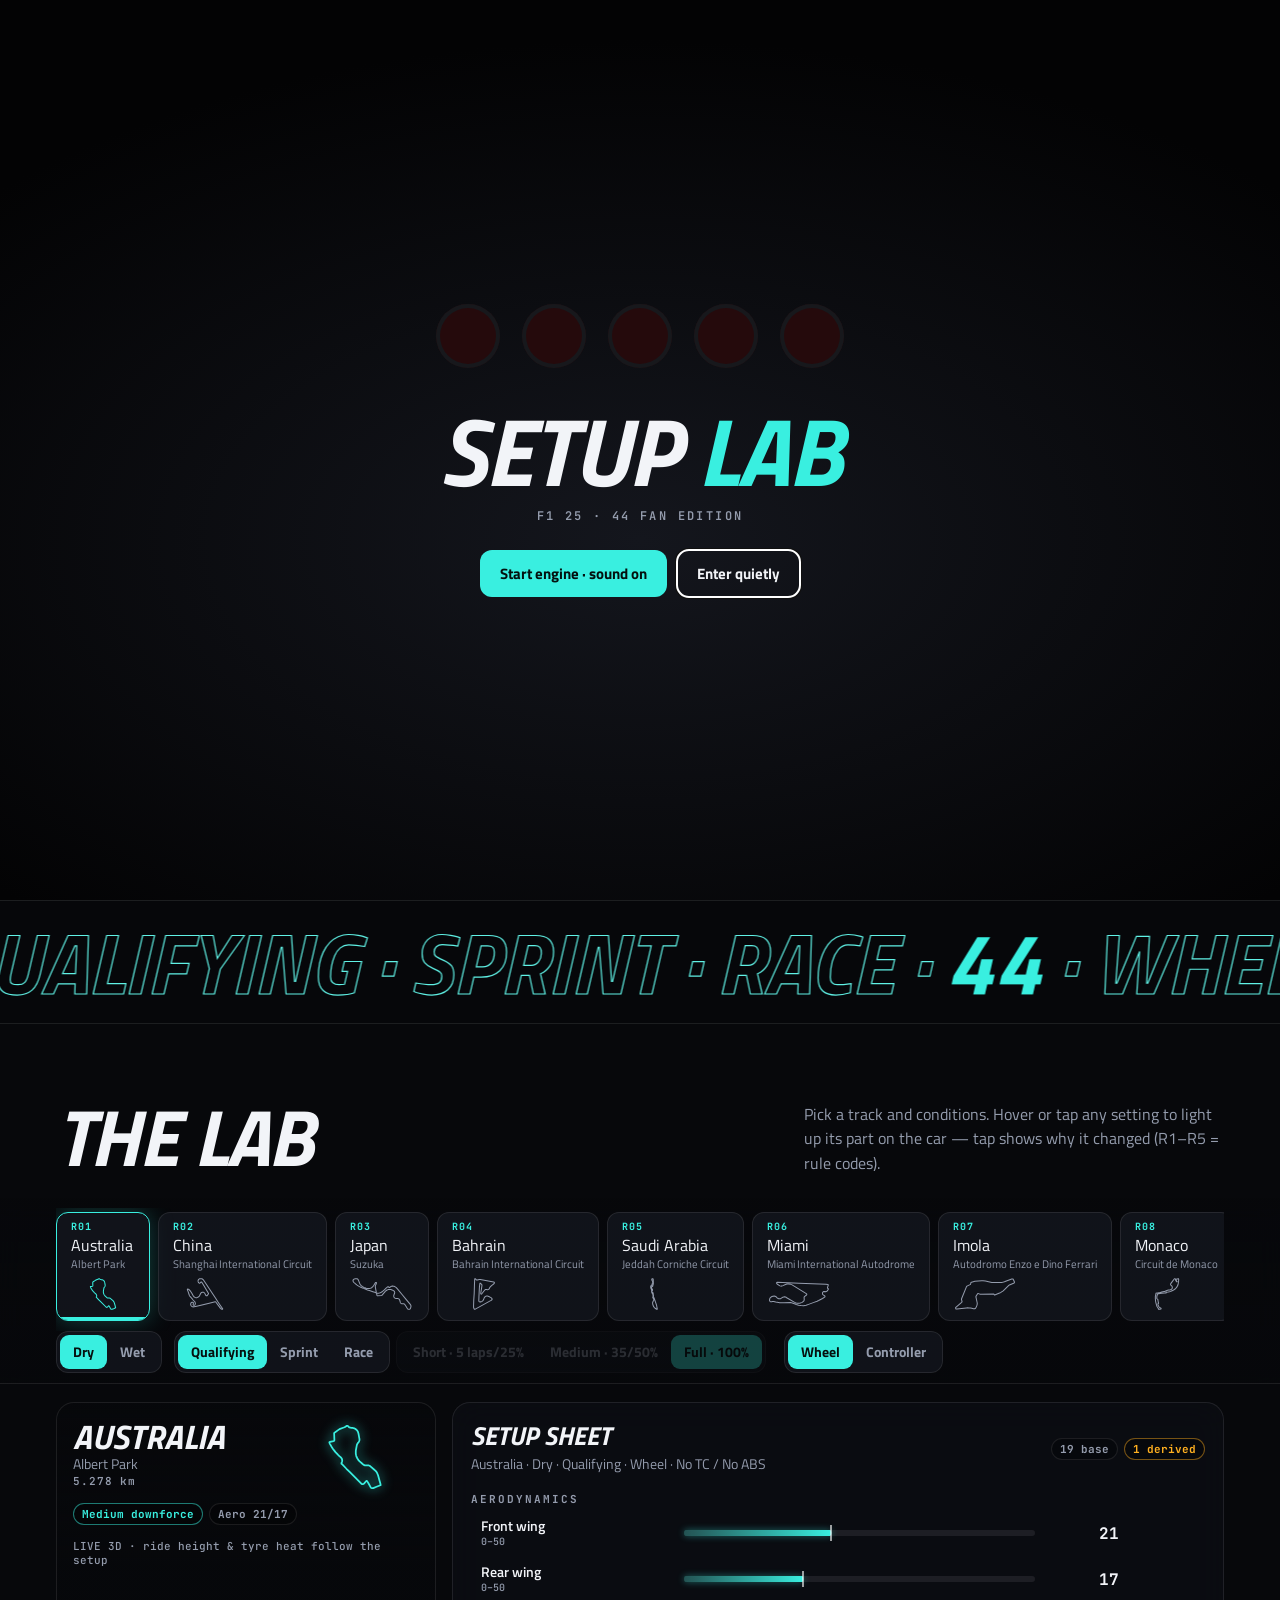
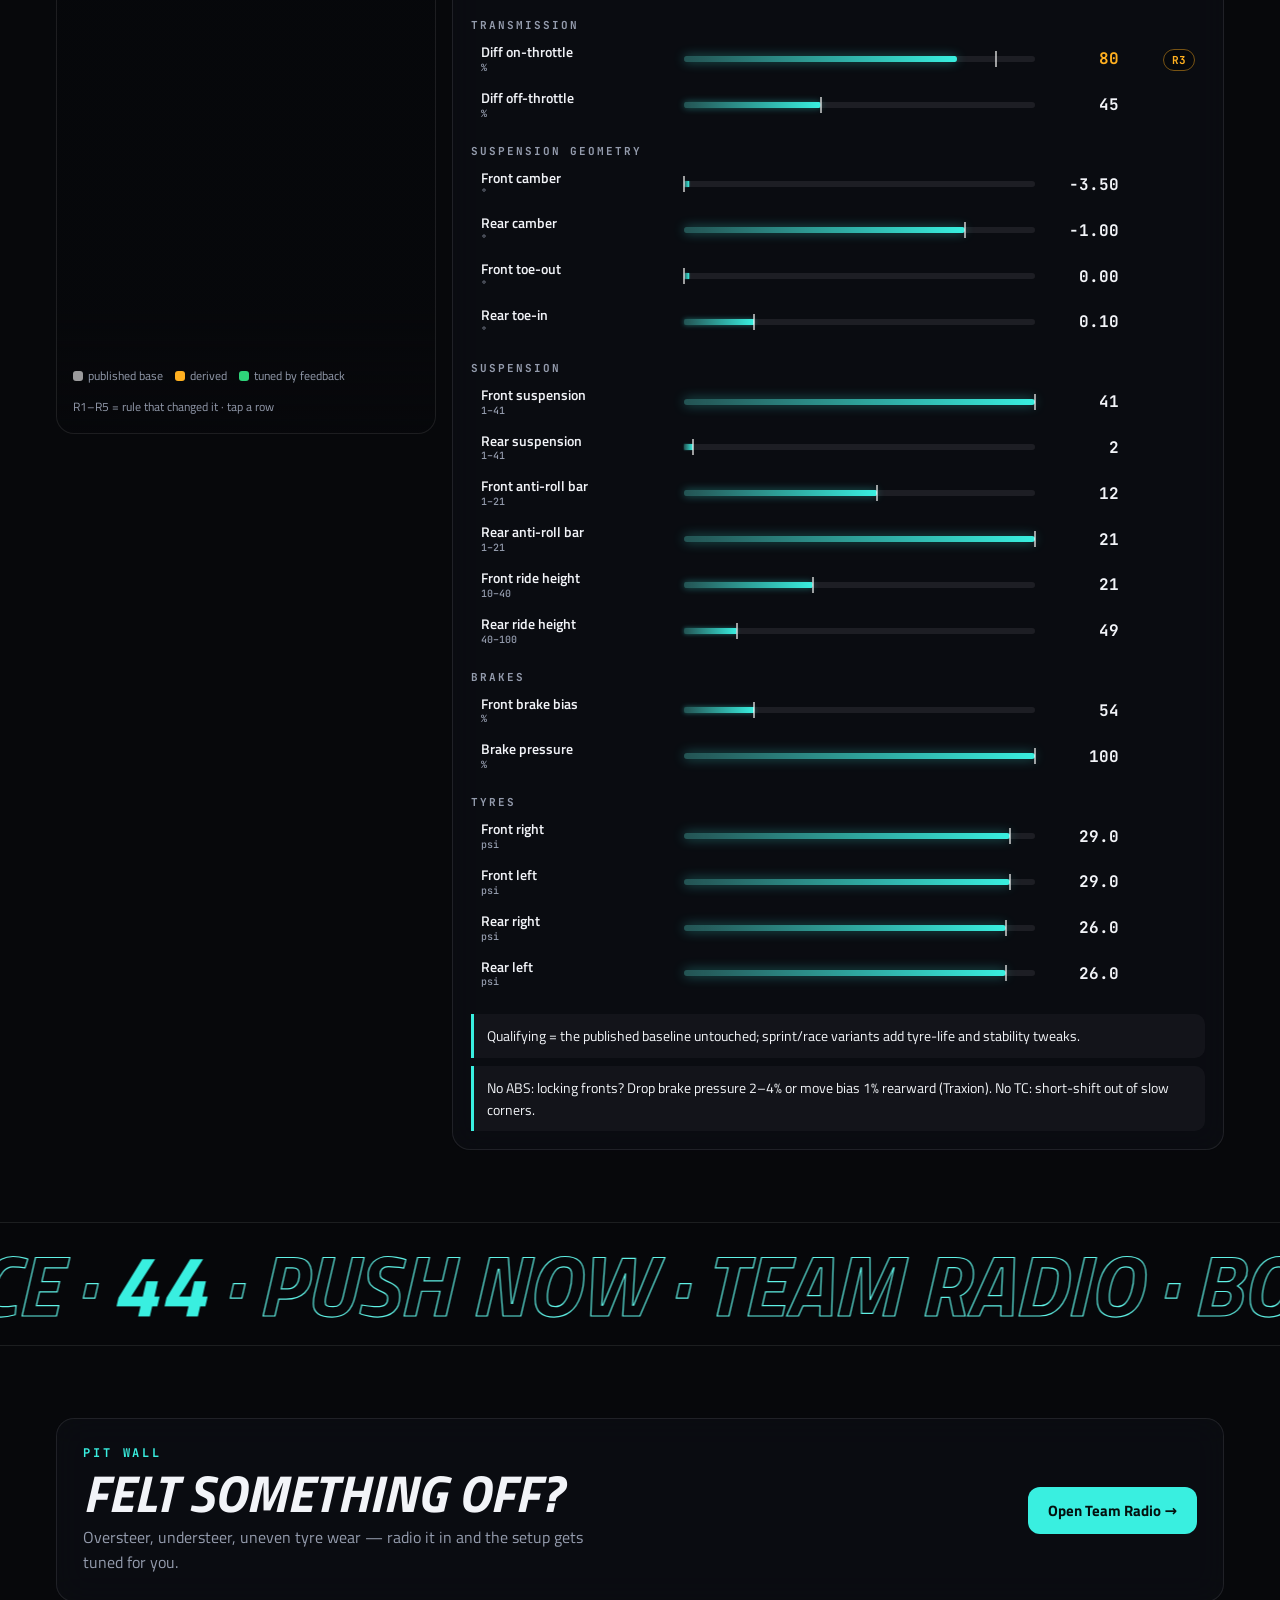
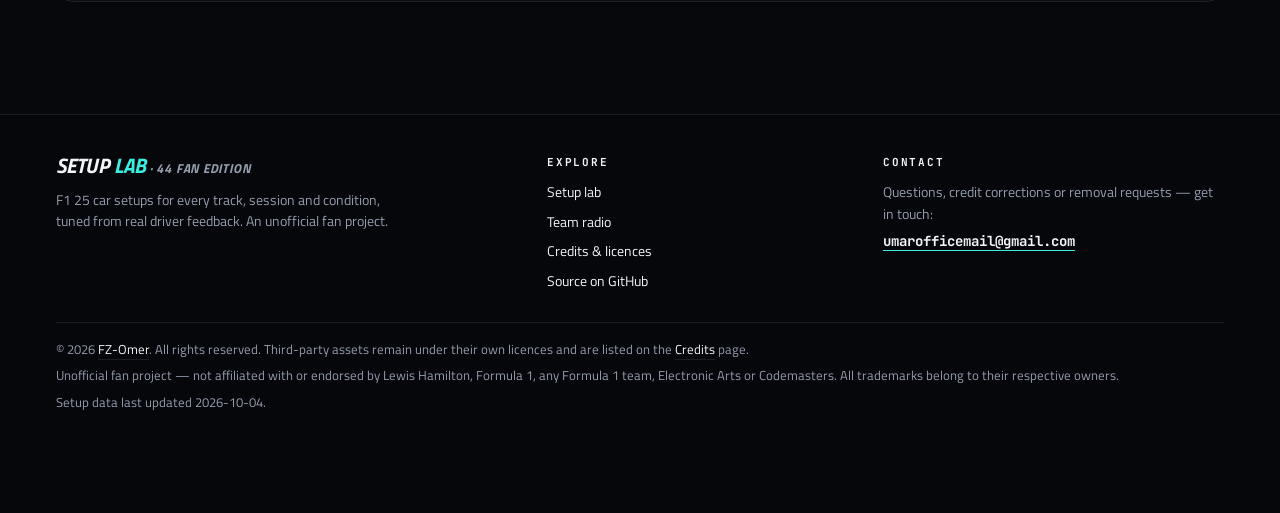
<file: index.html>
<!doctype html>
<html lang="en">
<head>
<meta charset="utf-8">
<meta name="viewport" content="width=device-width, initial-scale=1">
<meta name="color-scheme" content="dark">
<title>F1 25 Setup Lab · 44 Fan Edition</title>
<meta name="description" content="Sourced + derived F1 25 car setups for every track, session, race length, dry and wet, wheel and controller — tuned by driver feedback. Unofficial fan project.">
<meta name="author" content="FZ-Omer">
<link rel="preconnect" href="https://fonts.googleapis.com">
<link rel="preconnect" href="https://fonts.gstatic.com" crossorigin>
<link href="https://fonts.googleapis.com/css2?family=Titillium+Web:ital,wght@0,400;0,600;0,700;0,900;1,900&family=JetBrains+Mono:wght@500;700&display=swap" rel="stylesheet">
<link rel="stylesheet" href="site.css">
<script type="importmap">{ "imports": { "three": "./vendor/three.module.min.js" } }</script>
</head>
<body data-page="home">
<canvas id="gl" aria-hidden="true"></canvas>
<div id="hud" aria-hidden="true" style="opacity:0">
  <span data-h="fw"></span><span data-h="rw"></span><span data-h="tfl"></span><span data-h="tfr"></span><span data-h="trl"></span><span data-h="trr"></span>
</div>
<div id="rail" aria-hidden="true"><b></b><span>SILVER ERA</span><span>RED ERA</span></div>
<div id="radioMsg" role="status" aria-live="polite"><span class="tag">RADIO</span><span class="wave" aria-hidden="true"><i></i><i></i><i></i><i></i></span><p></p></div>
<button id="sound" type="button" aria-pressed="false"><span class="eq"><i></i><i></i><i></i><i></i></span><span id="soundTxt">Sound off</span></button>
<div id="gate" role="dialog" aria-modal="true" aria-labelledby="gateTitle">
  <div class="in">
    <div class="lights" aria-hidden="true"><i></i><i></i><i></i><i></i><i></i></div>
    <h1 id="gateTitle">Setup <b>Lab</b></h1>
    <p>F1 25 · 44 fan edition</p>
    <div class="btns">
      <button class="btn" id="startSound" type="button">Start engine · sound on</button>
      <button class="btn ghost" id="startQuiet" type="button">Enter quietly</button>
    </div>
  </div>
</div>
<header class="topnav"><div class="wrap">
  <a class="brandmark" href="index.html" data-nav="index.html" aria-label="Setup Lab home">Setup <b>Lab</b><span> · 44</span></a>
  <nav class="navlinks" aria-label="Pages"><a href="index.html" data-nav="index.html" aria-current="page">Setup</a><a href="radio.html" data-nav="radio.html">Team Radio</a><a href="credits.html" data-nav="credits.html">Credits</a></nav>
</div></header>

<header class="hero" id="top">
  <div class="wrap">
    <div class="eyebrow" data-reveal>F1 25 · 44 fan edition</div>
    <h1 class="split" id="heroTitle">Setup <span class="o">Lab</span></h1>
    <p data-reveal>Every track. Qualifying, sprint and race at three lengths. Dry and wet, wheel and pad — built for No TC, No ABS, then tuned from your own driver feedback.</p>
    <div class="btns" data-reveal>
      <a class="btn" href="#lab">Enter the garage ↓</a>
      <a class="btn ghost" href="radio.html" data-nav="radio.html">Radio the pit wall</a>
    </div>
    <div class="stats" id="stats" data-reveal></div>
  </div>
  <div class="cue" aria-hidden="true">SCROLL<i></i></div>
</header>

<div class="marquee" aria-hidden="true"><div id="mq1"></div></div>

<main>
  <section id="lab">
    <div class="wrap title">
      <h2 class="split">The Lab</h2>
      <p data-reveal>Pick a track and conditions. Hover or tap any setting to light up its part on the car — tap shows why it changed (R1–R5 = rule codes).</p>
    </div>
    <nav class="controls" aria-label="Setup selector">
      <div class="wrap">
        <div class="tracks" id="tracks"></div>
        <div class="toggles">
          <fieldset class="seg" id="weatherSeg"><legend>Weather</legend></fieldset>
          <fieldset class="seg" id="sessionSeg"><legend>Session</legend></fieldset>
          <fieldset class="seg" id="lengthSeg"><legend>Race length</legend></fieldset>
          <fieldset class="seg" id="inputSeg"><legend>Input</legend></fieldset>
        </div>
      </div>
    </nav>
    <div class="wrap stage">
      <aside class="carpanel" id="carpanel">
        <div class="phead">
          <div><h3 id="tName">—</h3><div class="circ" id="tCirc"></div><div class="tlen" id="tLen"></div></div>
          <svg id="tmap" viewBox="0 0 160 90" aria-hidden="true"><path pathLength="1"/></svg>
        </div>
        <div class="chips" id="carChips"></div>
        <p class="hint3d">LIVE 3D · ride height &amp; tyre heat follow the setup</p>
        <div class="safe" id="carSafe" aria-hidden="true"></div>
        <svg class="car" viewBox="0 0 320 500" role="img" aria-label="Top-down car diagram; highlights the part each setting changes">
          <g transform="translate(40 26)">
            <g id="z-fsus"><line class="arm" x1="56" y1="100" x2="104" y2="104"/><line class="arm" x1="56" y1="124" x2="104" y2="128"/><line class="arm" x1="184" y1="100" x2="136" y2="104"/><line class="arm" x1="184" y1="124" x2="136" y2="128"/></g>
            <g id="z-rsus"><line class="arm" x1="54" y1="350" x2="98" y2="350"/><line class="arm" x1="54" y1="376" x2="98" y2="372"/><line class="arm" x1="186" y1="350" x2="142" y2="350"/><line class="arm" x1="186" y1="376" x2="142" y2="372"/></g>
            <path class="body" d="M110 28 h20 l9 112 h22 q14 0 16 22 l6 150 q0 34 -26 46 l-8 22 h-58 l-8 -22 q-26 -12 -26 -46 l6 -150 q2 -22 16 -22 h22 z"/>
            <g id="z-fw"><rect class="wing" x="16" y="14" width="208" height="14" rx="3"/></g>
            <g id="z-rw"><rect class="wing" x="54" y="414" width="132" height="18" rx="3"/></g>
            <rect class="tyre" id="z-tfl" x="20" y="82" width="36" height="62" rx="9"/><rect class="tyre" id="z-tfr" x="184" y="82" width="36" height="62" rx="9"/>
            <rect class="tyre" id="z-trl" x="12" y="326" width="42" height="74" rx="10"/><rect class="tyre" id="z-trr" x="186" y="326" width="42" height="74" rx="10"/>
            <g id="z-brk"><circle class="disc" cx="38" cy="113" r="6"/><circle class="disc" cx="202" cy="113" r="6"/><circle class="disc" cx="33" cy="363" r="7"/><circle class="disc" cx="207" cy="363" r="7"/></g>
            <circle class="diff" id="z-diff" cx="120" cy="362" r="10"/>
          </g>
          <text class="lbl" x="160" y="16" text-anchor="middle" id="lFW"></text><text class="lbl" x="160" y="490" text-anchor="middle" id="lRW"></text>
          <text class="lbl" x="6" y="98" id="lFL"></text><text class="lbl" x="314" y="98" text-anchor="end" id="lFR"></text>
          <text class="lbl" x="6" y="446" id="lRL"></text><text class="lbl" x="314" y="446" text-anchor="end" id="lRR"></text>
        </svg>
        <div class="legend"><span><i style="background:#fff;opacity:.6"></i>published base</span><span><i style="background:var(--amber)"></i>derived</span><span><i style="background:var(--green)"></i>tuned by feedback</span><span>R1–R5 = rule that changed it · tap a row</span></div>
      </aside>
      <div class="glass sheet">
        <div class="head"><div><h3>Setup sheet</h3><div class="sub" id="sheetSub"></div></div><div class="chips" id="sheetChips"></div></div>
        <div id="groups"></div>
        <ul class="notes" id="notes"></ul>
      </div>
    </div>
  </section>

  <div class="marquee" aria-hidden="true"><div id="mq2"></div></div>

  <section id="outro">
    <div class="wrap">
      <div class="glass cta" data-reveal>
        <div><span class="eyebrow">Pit wall</span><h2>Felt something off?</h2><p>Oversteer, understeer, uneven tyre wear — radio it in and the setup gets tuned for you.</p></div>
        <a class="btn" href="radio.html" data-nav="radio.html">Open Team Radio →</a>
      </div>
    </div>
  </section>
</main>

<footer class="sitefoot"><div class="wrap">
  <div class="cols">
    <div>
      <a class="brandmark" href="index.html" data-nav="index.html">Setup <b>Lab</b><span> · 44 Fan Edition</span></a>
      <p>F1 25 car setups for every track, session and condition, tuned from real driver feedback. An unofficial fan project.</p>
    </div>
    <div>
      <h4>Explore</h4>
      <ul>
        <li><a href="index.html" data-nav="index.html">Setup lab</a></li>
        <li><a href="radio.html" data-nav="radio.html">Team radio</a></li>
        <li><a href="credits.html" data-nav="credits.html">Credits &amp; licences</a></li>
        <li><a href="https://github.com/FZ-Omer/f1-25-setup-lab" rel="noopener">Source on GitHub</a></li>
      </ul>
    </div>
    <div>
      <h4>Contact</h4>
      <p>Questions, credit corrections or removal requests — get in touch:</p>
      <a class="mail" href="mailto:umarofficemail@gmail.com?subject=F1%2025%20Setup%20Lab">umarofficemail@gmail.com</a>
    </div>
  </div>
  <div class="legal">
    <span>© 2026 <a href="https://github.com/FZ-Omer" rel="noopener">FZ-Omer</a>. All rights reserved. Third-party assets remain under their own licences and are listed on the <a href="credits.html" data-nav="credits.html">Credits</a> page.</span>
    <span>Unofficial fan project — not affiliated with or endorsed by Lewis Hamilton, Formula 1, any Formula 1 team, Electronic Arts or Codemasters. All trademarks belong to their respective owners.</span>
    <span>Setup data last updated <span id="upd">—</span>.</span>
  </div>
</div></footer>
<script src="derive.js"></script>
<script type="module" src="app.js"></script>
</body>
</html>
</file>
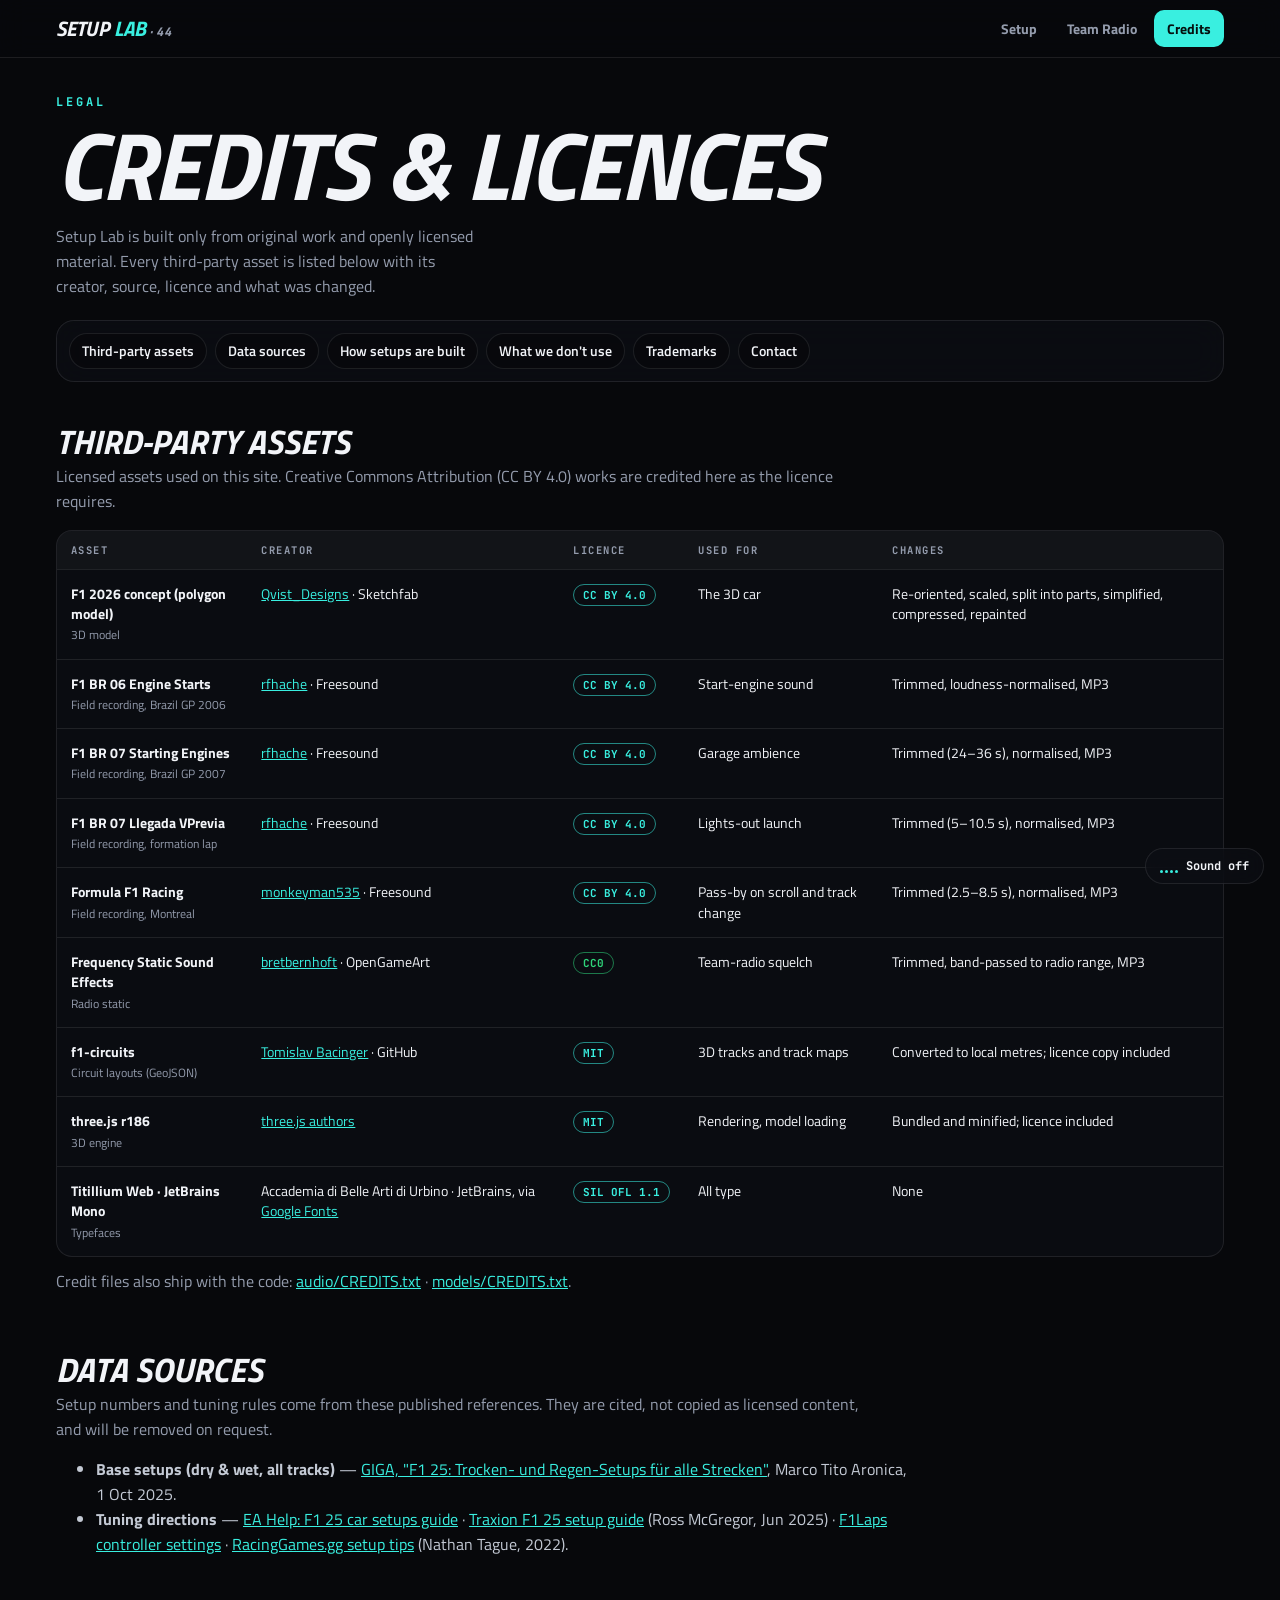
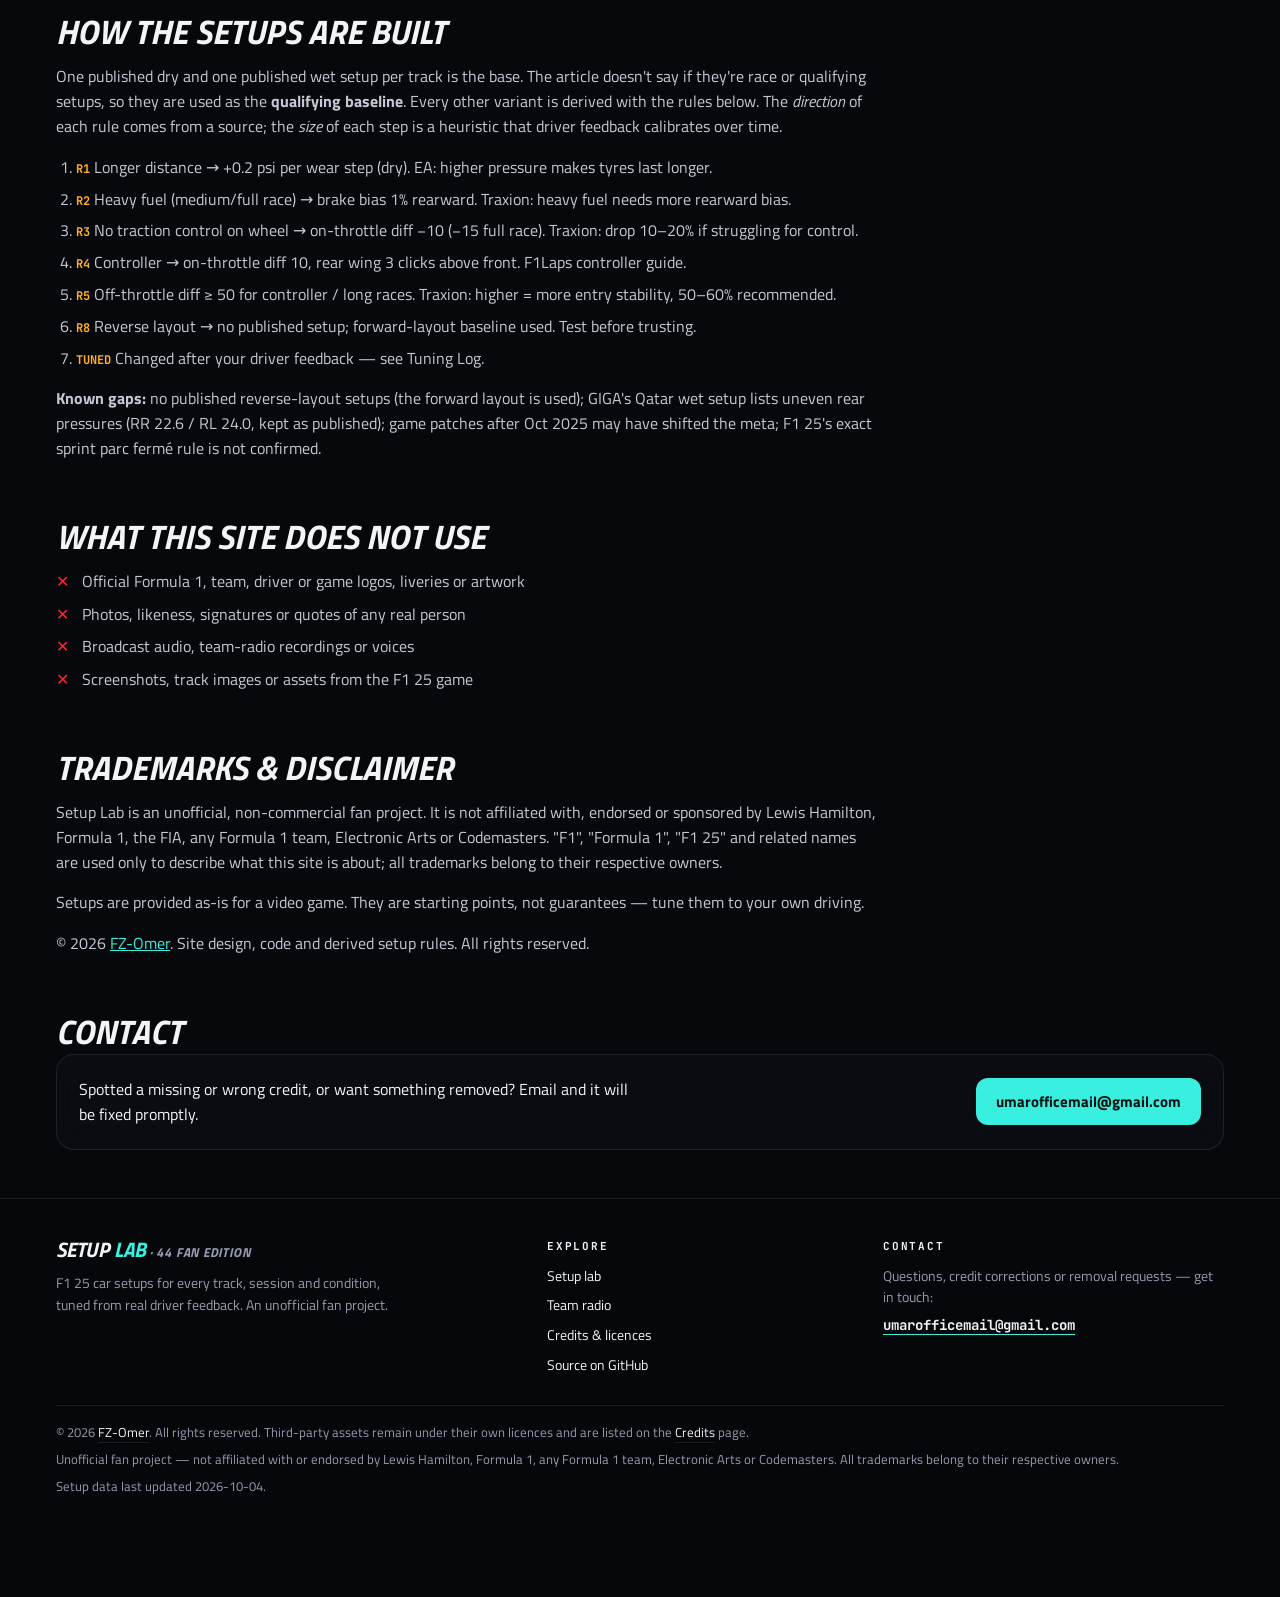
<file: credits.html>
<!doctype html>
<html lang="en">
<head>
<meta charset="utf-8">
<meta name="viewport" content="width=device-width, initial-scale=1">
<meta name="color-scheme" content="dark">
<title>Credits & Licences · F1 25 Setup Lab</title>
<meta name="description" content="Credits, licences, data sources and methodology for the F1 25 Setup Lab fan project.">
<meta name="author" content="FZ-Omer">
<link rel="preconnect" href="https://fonts.googleapis.com">
<link rel="preconnect" href="https://fonts.gstatic.com" crossorigin>
<link href="https://fonts.googleapis.com/css2?family=Titillium+Web:ital,wght@0,400;0,600;0,700;0,900;1,900&family=JetBrains+Mono:wght@500;700&display=swap" rel="stylesheet">
<link rel="stylesheet" href="site.css">
</head>
<body data-page="credits">
<div id="radioMsg" role="status" aria-live="polite"><span class="tag">RADIO</span><span class="wave" aria-hidden="true"><i></i><i></i><i></i><i></i></span><p></p></div>
<button id="sound" type="button" aria-pressed="false"><span class="eq"><i></i><i></i><i></i><i></i></span><span id="soundTxt">Sound off</span></button>
<header class="topnav"><div class="wrap">
  <a class="brandmark" href="index.html" data-nav="index.html" aria-label="Setup Lab home">Setup <b>Lab</b><span> · 44</span></a>
  <nav class="navlinks" aria-label="Pages"><a href="index.html" data-nav="index.html">Setup</a><a href="radio.html" data-nav="radio.html">Team Radio</a><a href="credits.html" data-nav="credits.html" aria-current="page">Credits</a></nav>
</div></header>

<main class="page">
  <section class="wrap">
    <div class="title">
      <div><span class="eyebrow">Legal</span><h1 class="split">Credits &amp; Licences</h1></div>
      <p data-reveal>Setup Lab is built only from original work and openly licensed material. Every third-party asset is listed below with its creator, source, licence and what was changed.</p>
    </div>
    <nav class="glass toc" aria-label="On this page">
      <a href="#assets">Third-party assets</a><a href="#data">Data sources</a><a href="#method">How setups are built</a><a href="#notused">What we don't use</a><a href="#legal">Trademarks</a><a href="#contact">Contact</a>
    </nav>

    <section class="cblock" id="assets">
      <h2>Third-party assets</h2>
      <p class="lead">Licensed assets used on this site. Creative Commons Attribution (CC BY 4.0) works are credited here as the licence requires.</p>
      <div class="tablewrap"><table class="ctable">
        <thead><tr><th>Asset</th><th>Creator</th><th>Licence</th><th>Used for</th><th>Changes</th></tr></thead>
        <tbody>
          <tr><td data-label="Asset"><b>F1 2026 concept (polygon model)</b><small>3D model</small></td><td data-label="Creator"><a href="https://sketchfab.com/3d-models/f1-2026-concept-polygon-model-ea3bde709b1e4dc9b0ec8557d106ed42" rel="noopener">Qvist_Designs</a> · Sketchfab</td><td data-label="Licence"><a class="lic" href="https://creativecommons.org/licenses/by/4.0/" rel="noopener">CC BY 4.0</a></td><td data-label="Used for">The 3D car</td><td data-label="Changes">Re-oriented, scaled, split into parts, simplified, compressed, repainted</td></tr>
          <tr><td data-label="Asset"><b>F1 BR 06 Engine Starts</b><small>Field recording, Brazil GP 2006</small></td><td data-label="Creator"><a href="https://freesound.org/people/rfhache/sounds/44771/" rel="noopener">rfhache</a> · Freesound</td><td data-label="Licence"><a class="lic" href="https://creativecommons.org/licenses/by/4.0/" rel="noopener">CC BY 4.0</a></td><td data-label="Used for">Start-engine sound</td><td data-label="Changes">Trimmed, loudness-normalised, MP3</td></tr>
          <tr><td data-label="Asset"><b>F1 BR 07 Starting Engines</b><small>Field recording, Brazil GP 2007</small></td><td data-label="Creator"><a href="https://freesound.org/people/rfhache/sounds/44225/" rel="noopener">rfhache</a> · Freesound</td><td data-label="Licence"><a class="lic" href="https://creativecommons.org/licenses/by/4.0/" rel="noopener">CC BY 4.0</a></td><td data-label="Used for">Garage ambience</td><td data-label="Changes">Trimmed (24–36 s), normalised, MP3</td></tr>
          <tr><td data-label="Asset"><b>F1 BR 07 Llegada VPrevia</b><small>Field recording, formation lap</small></td><td data-label="Creator"><a href="https://freesound.org/people/rfhache/sounds/44188/" rel="noopener">rfhache</a> · Freesound</td><td data-label="Licence"><a class="lic" href="https://creativecommons.org/licenses/by/4.0/" rel="noopener">CC BY 4.0</a></td><td data-label="Used for">Lights-out launch</td><td data-label="Changes">Trimmed (5–10.5 s), normalised, MP3</td></tr>
          <tr><td data-label="Asset"><b>Formula F1 Racing</b><small>Field recording, Montreal</small></td><td data-label="Creator"><a href="https://freesound.org/people/monkeyman535/sounds/400130/" rel="noopener">monkeyman535</a> · Freesound</td><td data-label="Licence"><a class="lic" href="https://creativecommons.org/licenses/by/4.0/" rel="noopener">CC BY 4.0</a></td><td data-label="Used for">Pass-by on scroll and track change</td><td data-label="Changes">Trimmed (2.5–8.5 s), normalised, MP3</td></tr>
          <tr><td data-label="Asset"><b>Frequency Static Sound Effects</b><small>Radio static</small></td><td data-label="Creator"><a href="https://opengameart.org/content/frequency-static-sound-effects" rel="noopener">bretbernhoft</a> · OpenGameArt</td><td data-label="Licence"><span class="lic cc0">CC0</span></td><td data-label="Used for">Team-radio squelch</td><td data-label="Changes">Trimmed, band-passed to radio range, MP3</td></tr>
          <tr><td data-label="Asset"><b>f1-circuits</b><small>Circuit layouts (GeoJSON)</small></td><td data-label="Creator"><a href="https://github.com/bacinger/f1-circuits" rel="noopener">Tomislav Bacinger</a> · GitHub</td><td data-label="Licence"><a class="lic" href="tracks/LICENSE-f1-circuits.md">MIT</a></td><td data-label="Used for">3D tracks and track maps</td><td data-label="Changes">Converted to local metres; licence copy included</td></tr>
          <tr><td data-label="Asset"><b>three.js r186</b><small>3D engine</small></td><td data-label="Creator"><a href="https://github.com/mrdoob/three.js" rel="noopener">three.js authors</a></td><td data-label="Licence"><a class="lic" href="vendor/THREE-LICENSE.txt">MIT</a></td><td data-label="Used for">Rendering, model loading</td><td data-label="Changes">Bundled and minified; licence included</td></tr>
          <tr><td data-label="Asset"><b>Titillium Web · JetBrains Mono</b><small>Typefaces</small></td><td data-label="Creator">Accademia di Belle Arti di Urbino · JetBrains, via <a href="https://fonts.google.com" rel="noopener">Google Fonts</a></td><td data-label="Licence"><a class="lic" href="https://openfontlicense.org" rel="noopener">SIL OFL 1.1</a></td><td data-label="Used for">All type</td><td data-label="Changes">None</td></tr>
        </tbody>
      </table></div>
      <p class="lead" style="margin-top:12px">Credit files also ship with the code: <a href="audio/CREDITS.txt">audio/CREDITS.txt</a> · <a href="models/CREDITS.txt">models/CREDITS.txt</a>.</p>
    </section>

    <section class="cblock" id="data">
      <h2>Data sources</h2>
      <p class="lead">Setup numbers and tuning rules come from these published references. They are cited, not copied as licensed content, and will be removed on request.</p>
      <ul>
        <li><b>Base setups (dry &amp; wet, all tracks)</b> — <a href="https://www.giga.de/games/f1-25-trocken-und-regen-setups-fuer-alle-strecken--01JWZX7QFT20S5FHGSAP1FBYQV" rel="noopener">GIGA, "F1 25: Trocken- und Regen-Setups für alle Strecken"</a>, Marco Tito Aronica, 1 Oct 2025.</li>
        <li><b>Tuning directions</b> — <a href="https://help.ea.com/en/articles/f1/f1-25/car-setups-guide/" rel="noopener">EA Help: F1 25 car setups guide</a> · <a href="https://traxion.gg/f1-25-setup-guide/" rel="noopener">Traxion F1 25 setup guide</a> (Ross McGregor, Jun 2025) · <a href="https://www.f1laps.com/blog/f1-25-controller-settings/" rel="noopener">F1Laps controller settings</a> · <a href="https://racinggames.gg/article/f1-22-setup-tips-from-a-sim-racing-pro" rel="noopener">RacingGames.gg setup tips</a> (Nathan Tague, 2022).</li>
      </ul>
    </section>

    <section class="cblock method" id="method">
      <h2>How the setups are built</h2>
      <p>One published dry and one published wet setup per track is the base. The article doesn't say if they're race or qualifying setups, so they are used as the <b>qualifying baseline</b>. Every other variant is derived with the rules below. The <i>direction</i> of each rule comes from a source; the <i>size</i> of each step is a heuristic that driver feedback calibrates over time.</p>
      <ol id="rules"></ol>
      <p><b>Known gaps:</b> no published reverse-layout setups (the forward layout is used); GIGA's Qatar wet setup lists uneven rear pressures (RR 22.6 / RL 24.0, kept as published); game patches after Oct 2025 may have shifted the meta; F1 25's exact sprint parc fermé rule is not confirmed.</p>
    </section>

    <section class="cblock" id="notused">
      <h2>What this site does not use</h2>
      <ul class="ticks">
        <li>Official Formula 1, team, driver or game logos, liveries or artwork</li>
        <li>Photos, likeness, signatures or quotes of any real person</li>
        <li>Broadcast audio, team-radio recordings or voices</li>
        <li>Screenshots, track images or assets from the F1 25 game</li>
      </ul>
    </section>

    <section class="cblock" id="legal">
      <h2>Trademarks &amp; disclaimer</h2>
      <p>Setup Lab is an unofficial, non-commercial fan project. It is not affiliated with, endorsed or sponsored by Lewis Hamilton, Formula 1, the FIA, any Formula 1 team, Electronic Arts or Codemasters. "F1", "Formula 1", "F1 25" and related names are used only to describe what this site is about; all trademarks belong to their respective owners.</p>
      <p>Setups are provided as-is for a video game. They are starting points, not guarantees — tune them to your own driving.</p>
      <p>© 2026 <a href="https://github.com/FZ-Omer" rel="noopener">FZ-Omer</a>. Site design, code and derived setup rules. All rights reserved.</p>
    </section>

    <section class="cblock" id="contact">
      <h2>Contact</h2>
      <div class="glass contactcard">
        <p style="margin:0;max-width:560px">Spotted a missing or wrong credit, or want something removed? Email and it will be fixed promptly.</p>
        <a class="btn" href="mailto:umarofficemail@gmail.com?subject=F1%2025%20Setup%20Lab%20%E2%80%94%20Credits">umarofficemail@gmail.com</a>
      </div>
    </section>
  </section>
</main>

<footer class="sitefoot"><div class="wrap">
  <div class="cols">
    <div>
      <a class="brandmark" href="index.html" data-nav="index.html">Setup <b>Lab</b><span> · 44 Fan Edition</span></a>
      <p>F1 25 car setups for every track, session and condition, tuned from real driver feedback. An unofficial fan project.</p>
    </div>
    <div>
      <h4>Explore</h4>
      <ul>
        <li><a href="index.html" data-nav="index.html">Setup lab</a></li>
        <li><a href="radio.html" data-nav="radio.html">Team radio</a></li>
        <li><a href="credits.html" data-nav="credits.html">Credits &amp; licences</a></li>
        <li><a href="https://github.com/FZ-Omer/f1-25-setup-lab" rel="noopener">Source on GitHub</a></li>
      </ul>
    </div>
    <div>
      <h4>Contact</h4>
      <p>Questions, credit corrections or removal requests — get in touch:</p>
      <a class="mail" href="mailto:umarofficemail@gmail.com?subject=F1%2025%20Setup%20Lab">umarofficemail@gmail.com</a>
    </div>
  </div>
  <div class="legal">
    <span>© 2026 <a href="https://github.com/FZ-Omer" rel="noopener">FZ-Omer</a>. All rights reserved. Third-party assets remain under their own licences and are listed on the <a href="credits.html" data-nav="credits.html">Credits</a> page.</span>
    <span>Unofficial fan project — not affiliated with or endorsed by Lewis Hamilton, Formula 1, any Formula 1 team, Electronic Arts or Codemasters. All trademarks belong to their respective owners.</span>
    <span>Setup data last updated <span id="upd">—</span>.</span>
  </div>
</div></footer>
<script src="derive.js"></script>
<script type="module" src="app.js"></script>
</body>
</html>
</file>
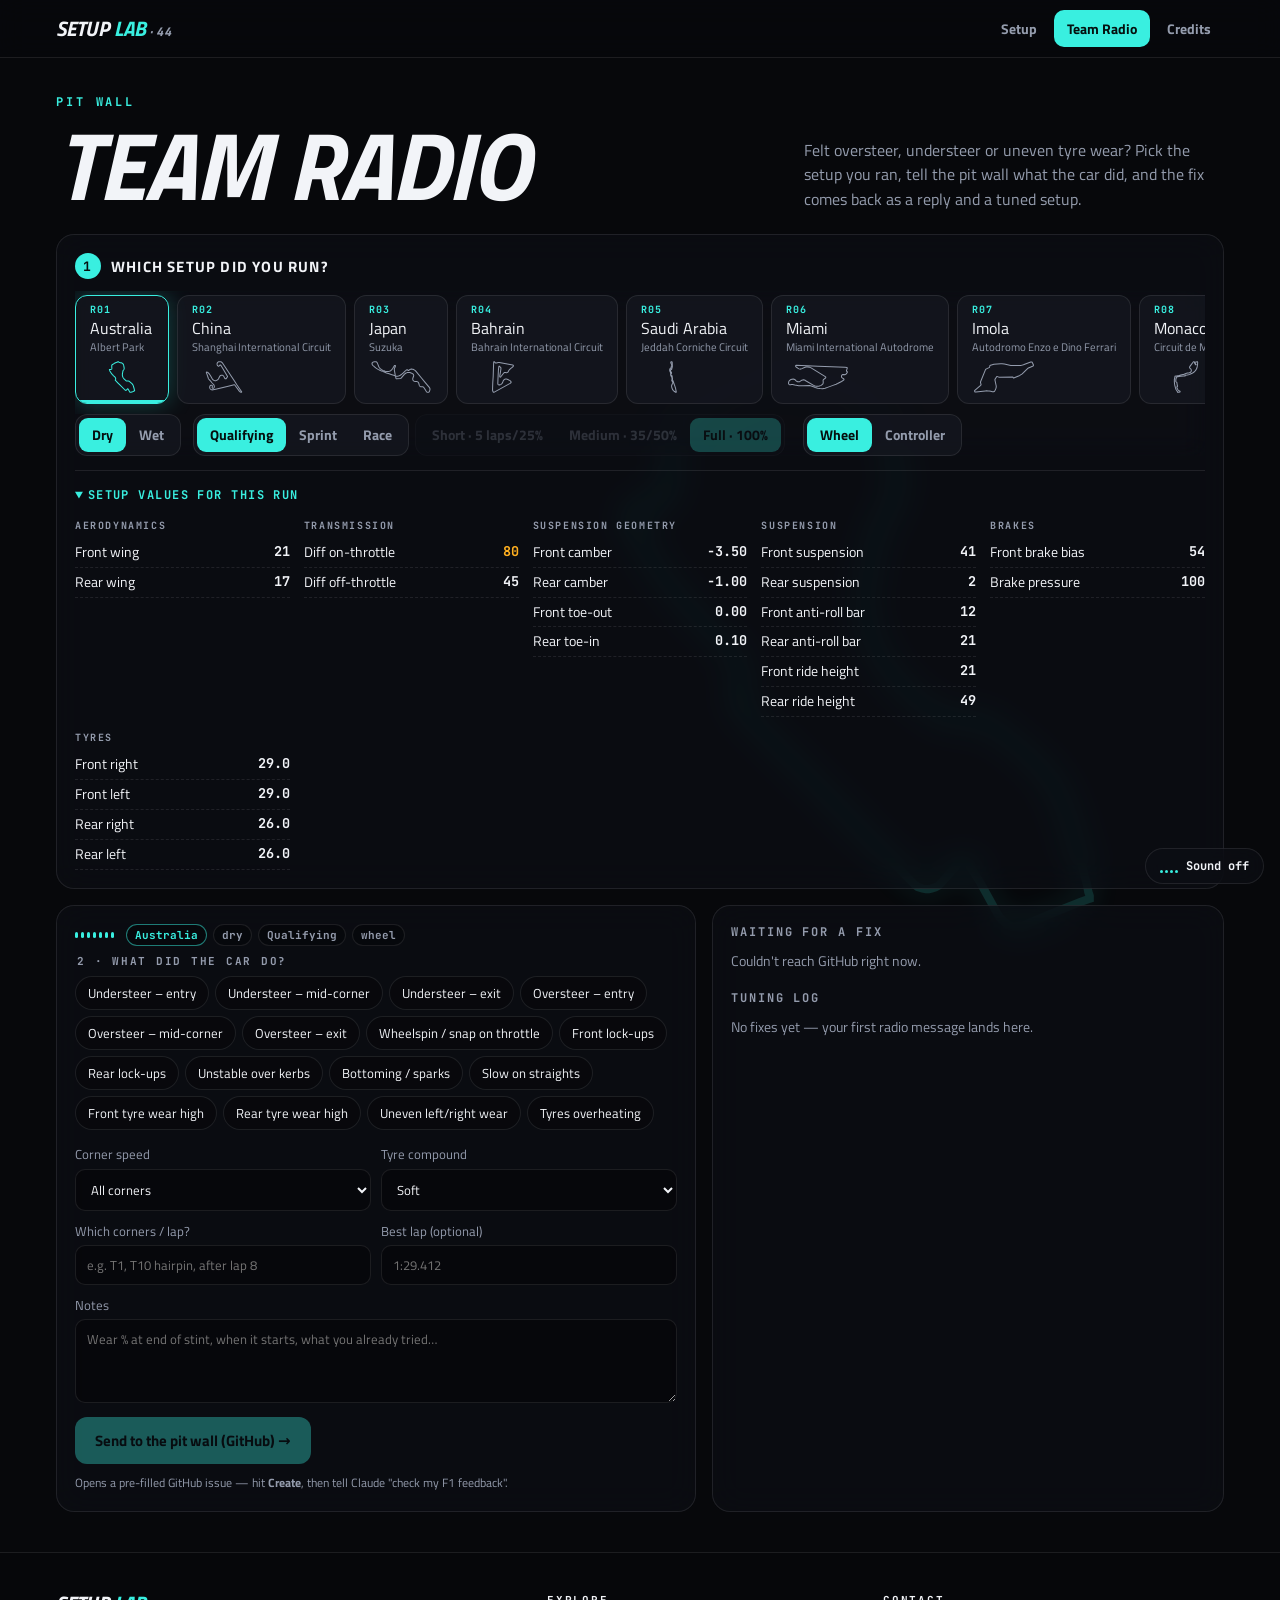
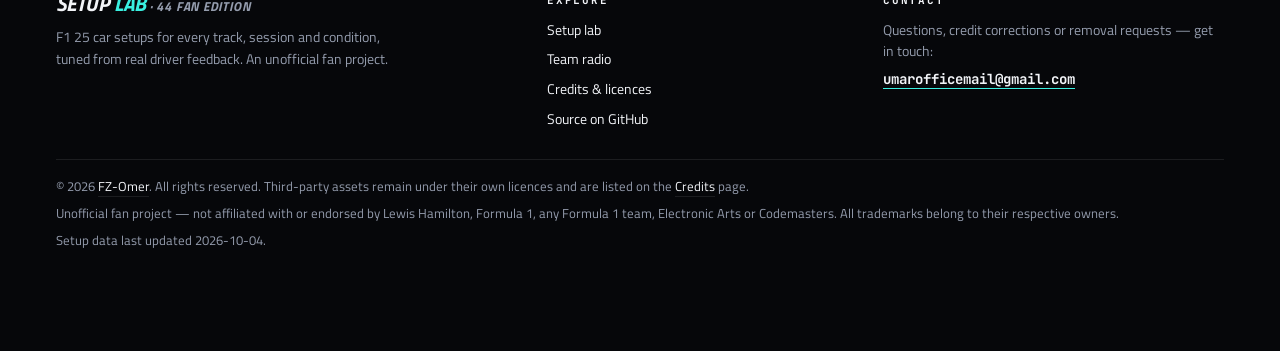
<file: radio.html>
<!doctype html>
<html lang="en">
<head>
<meta charset="utf-8">
<meta name="viewport" content="width=device-width, initial-scale=1">
<meta name="color-scheme" content="dark">
<title>Team Radio · F1 25 Setup Lab</title>
<meta name="description" content="Report oversteer, understeer or tyre wear from your F1 25 setup — the fix comes back as a reply and a tuned setup.">
<meta name="author" content="FZ-Omer">
<link rel="preconnect" href="https://fonts.googleapis.com">
<link rel="preconnect" href="https://fonts.gstatic.com" crossorigin>
<link href="https://fonts.googleapis.com/css2?family=Titillium+Web:ital,wght@0,400;0,600;0,700;0,900;1,900&family=JetBrains+Mono:wght@500;700&display=swap" rel="stylesheet">
<link rel="stylesheet" href="site.css">
</head>
<body data-page="radio">
<svg id="bgmap" viewBox="0 0 160 90" aria-hidden="true"><path pathLength="1"/></svg>
<div id="radioMsg" role="status" aria-live="polite"><span class="tag">RADIO</span><span class="wave" aria-hidden="true"><i></i><i></i><i></i><i></i></span><p></p></div>
<button id="sound" type="button" aria-pressed="false"><span class="eq"><i></i><i></i><i></i><i></i></span><span id="soundTxt">Sound off</span></button>
<header class="topnav"><div class="wrap">
  <a class="brandmark" href="index.html" data-nav="index.html" aria-label="Setup Lab home">Setup <b>Lab</b><span> · 44</span></a>
  <nav class="navlinks" aria-label="Pages"><a href="index.html" data-nav="index.html">Setup</a><a href="radio.html" data-nav="radio.html" aria-current="page">Team Radio</a><a href="credits.html" data-nav="credits.html">Credits</a></nav>
</div></header>

<main class="page">
  <section class="wrap">
    <div class="title">
      <div><span class="eyebrow">Pit wall</span><h1 class="split">Team Radio</h1></div>
      <p data-reveal>Felt oversteer, understeer or uneven tyre wear? Pick the setup you ran, tell the pit wall what the car did, and the fix comes back as a reply and a tuned setup.</p>
    </div>

    <div class="glass step" data-reveal>
      <h3><span>1</span> Which setup did you run?</h3>
      <nav class="controls" aria-label="Setup selector">
        <div class="tracks" id="tracks"></div>
        <div class="toggles">
          <fieldset class="seg" id="weatherSeg"><legend>Weather</legend></fieldset>
          <fieldset class="seg" id="sessionSeg"><legend>Session</legend></fieldset>
          <fieldset class="seg" id="lengthSeg"><legend>Race length</legend></fieldset>
          <fieldset class="seg" id="inputSeg"><legend>Input</legend></fieldset>
        </div>
      </nav>
      <details class="ranwrap" id="ranWrap"><summary>Setup values for this run</summary><div class="ran" id="ranSheet"></div></details>
    </div>

    <div class="fb">
      <form class="glass form" id="fbForm" data-reveal>
        <div class="radio"><div class="wave" aria-hidden="true"><i></i><i></i><i></i><i></i><i></i><i></i><i></i></div><div class="chips" id="fbCtx" style="margin:0"></div></div>
        <fieldset class="symp" id="symp"><legend>2 · What did the car do?</legend></fieldset>
        <div class="fields">
          <label>Corner speed<select id="fbSpeed"><option>All corners</option><option>Slow corners</option><option>Medium corners</option><option>High-speed corners</option></select></label>
          <label>Tyre compound<select id="fbTyre"><option>Soft</option><option>Medium</option><option>Hard</option><option>Intermediate</option><option>Wet</option></select></label>
          <label>Which corners / lap?<input type="text" id="fbWhere" placeholder="e.g. T1, T10 hairpin, after lap 8"></label>
          <label>Best lap (optional)<input type="text" id="fbLap" placeholder="1:29.412"></label>
          <label class="full">Notes<textarea id="fbNotes" placeholder="Wear % at end of stint, when it starts, what you already tried…"></textarea></label>
        </div>
        <button class="btn" id="fbSend" type="submit" disabled style="margin-top:14px">Send to the pit wall (GitHub) →</button>
        <p class="hint">Opens a pre-filled GitHub issue — hit <b>Create</b>, then tell Claude "check my F1 feedback".</p>
      </form>
      <div class="glass log" data-reveal>
        <h3>Waiting for a fix</h3><div id="pending" class="empty">Checking GitHub…</div>
        <h3 style="margin-top:8px">Tuning log</h3><div id="log"></div>
      </div>
    </div>
  </section>
</main>

<footer class="sitefoot"><div class="wrap">
  <div class="cols">
    <div>
      <a class="brandmark" href="index.html" data-nav="index.html">Setup <b>Lab</b><span> · 44 Fan Edition</span></a>
      <p>F1 25 car setups for every track, session and condition, tuned from real driver feedback. An unofficial fan project.</p>
    </div>
    <div>
      <h4>Explore</h4>
      <ul>
        <li><a href="index.html" data-nav="index.html">Setup lab</a></li>
        <li><a href="radio.html" data-nav="radio.html">Team radio</a></li>
        <li><a href="credits.html" data-nav="credits.html">Credits &amp; licences</a></li>
        <li><a href="https://github.com/FZ-Omer/f1-25-setup-lab" rel="noopener">Source on GitHub</a></li>
      </ul>
    </div>
    <div>
      <h4>Contact</h4>
      <p>Questions, credit corrections or removal requests — get in touch:</p>
      <a class="mail" href="mailto:umarofficemail@gmail.com?subject=F1%2025%20Setup%20Lab">umarofficemail@gmail.com</a>
    </div>
  </div>
  <div class="legal">
    <span>© 2026 <a href="https://github.com/FZ-Omer" rel="noopener">FZ-Omer</a>. All rights reserved. Third-party assets remain under their own licences and are listed on the <a href="credits.html" data-nav="credits.html">Credits</a> page.</span>
    <span>Unofficial fan project — not affiliated with or endorsed by Lewis Hamilton, Formula 1, any Formula 1 team, Electronic Arts or Codemasters. All trademarks belong to their respective owners.</span>
    <span>Setup data last updated <span id="upd">—</span>.</span>
  </div>
</div></footer>
<script src="derive.js"></script>
<script type="module" src="app.js"></script>
</body>
</html>
</file>
<file: site.css>
:root{
  --bg:#07080b; --glass:rgba(14,16,22,.62); --glass2:rgba(22,25,33,.7); --line:rgba(255,255,255,.09); --ink:#f2f4f8; --mute:#949cad;
  --accent:#19d3c5; --amber:#ffb020; --green:#2fd47a; --cyan:#4cc9ff; --silver:#c9ced6; --red:#ff2436;
  --mono:'JetBrains Mono',ui-monospace,monospace; --nav:58px; --ease:cubic-bezier(.16,1,.3,1);
}
*{box-sizing:border-box}
html{background:var(--bg)}
body{margin:0;background:transparent;color:var(--ink);font:16px/1.55 'Titillium Web',system-ui,sans-serif;overflow-x:hidden;-webkit-font-smoothing:antialiased}
a{color:var(--accent)}
.wrap{max-width:1200px;margin:0 auto;padding:0 16px}
h1,h2,h3{margin:0;line-height:1}
section{position:relative;padding:72px 0}
::selection{background:var(--accent);color:#000}

/* 3D layer + HUD */
#gl{position:fixed;inset:0;width:100vw;height:100vh;z-index:0;display:block}
body.no3d #gl,body.no3d #hud{display:none}
body.no3d{background:radial-gradient(1200px 600px at 70% 10%,color-mix(in srgb,var(--accent) 14%,transparent),transparent),var(--bg)}
#hud{position:fixed;inset:0;z-index:3;pointer-events:none;transition:opacity .2s}
#hud span{position:absolute;left:0;top:0;font:700 13px var(--mono);padding:3px 7px;border-radius:6px;background:rgba(0,0,0,.6);border:1px solid var(--line);white-space:nowrap;transform:translate(-50%,-50%)}
#hud span small{display:block;font-size:9px;color:var(--mute);font-weight:500;letter-spacing:.08em}
main,header,footer,.marquee{position:relative;z-index:2}

/* career rail + sound */
#rail{position:fixed;right:14px;top:30vh;height:40vh;width:3px;border-radius:3px;z-index:5;background:linear-gradient(var(--silver),#19d3c5 25%,#9a5cf5 60%,var(--red))}
#rail b{position:absolute;left:50%;width:11px;height:11px;border-radius:50%;background:var(--accent);box-shadow:0 0 14px var(--accent);transform:translate(-50%,-50%)}
#rail span{position:absolute;right:10px;font:700 9px var(--mono);letter-spacing:.18em;color:var(--mute);writing-mode:vertical-rl}
#rail span:first-of-type{top:0}#rail span:last-of-type{bottom:0}
@media (max-width:760px){#rail{display:none}}
#sound{position:fixed;right:16px;bottom:16px;z-index:20;display:flex;align-items:center;gap:8px;background:var(--glass);backdrop-filter:blur(12px);-webkit-backdrop-filter:blur(12px);border:1px solid var(--line);color:var(--ink);border-radius:99px;padding:9px 14px;font:700 12px var(--mono);cursor:pointer}
#sound .eq{display:flex;gap:2px;align-items:flex-end;height:14px}
#sound .eq i{width:3px;height:3px;background:var(--accent);border-radius:2px}
#sound[aria-pressed=true] .eq i{animation:eq .8s ease-in-out infinite alternate}
#sound .eq i:nth-child(2){animation-delay:-.3s}#sound .eq i:nth-child(3){animation-delay:-.6s}#sound .eq i:nth-child(4){animation-delay:-.15s}
@keyframes eq{from{height:3px}to{height:14px}}

/* team radio caption */
#radioMsg{position:fixed;left:16px;bottom:16px;z-index:21;display:flex;align-items:center;gap:12px;max-width:min(440px,calc(100vw - 32px));padding:10px 14px 10px 10px;border-radius:14px;background:rgba(10,11,15,.88);backdrop-filter:blur(12px);-webkit-backdrop-filter:blur(12px);border:1px solid var(--line);border-left:4px solid var(--accent);transform:translateY(140%);opacity:0;transition:transform .6s var(--ease),opacity .4s}
#radioMsg.show{transform:none;opacity:1}
#radioMsg .tag{font:700 10px var(--mono);letter-spacing:.18em;color:#05100f;background:var(--accent);padding:4px 7px;border-radius:6px}
#radioMsg p{margin:0;font-weight:600;font-size:15px;line-height:1.3}
#radioMsg .wave{display:flex;gap:2px;align-items:center;height:18px}
#radioMsg .wave i{width:3px;height:4px;border-radius:2px;background:var(--accent)}
#radioMsg.show .wave i{animation:eq .5s ease-in-out infinite alternate}
#radioMsg .wave i:nth-child(2){animation-delay:-.2s}#radioMsg .wave i:nth-child(3){animation-delay:-.35s}#radioMsg .wave i:nth-child(4){animation-delay:-.1s}
@media (max-width:560px){#radioMsg{bottom:70px}}

/* gate */
#gate{position:fixed;inset:0;z-index:30;display:grid;place-items:center;background:radial-gradient(900px 500px at 50% 60%,#14161d,#030304);transition:opacity .8s var(--ease),visibility .8s}
#gate.gone{opacity:0;visibility:hidden}
#gate .in{text-align:center;padding:16px}
.lights{display:flex;gap:clamp(10px,3vw,22px);justify-content:center;margin-bottom:34px}
.lights i{width:clamp(36px,9vw,64px);aspect-ratio:1;border-radius:50%;background:#250a0c;box-shadow:inset 0 0 0 4px #17181c;transition:background .08s}
.lights i.on{background:#ff1a1a;box-shadow:0 0 34px 8px rgba(255,26,26,.55),inset 0 0 0 4px #17181c}
#gate h1{font-size:clamp(40px,10vw,96px);font-weight:900;font-style:italic;text-transform:uppercase;letter-spacing:-.02em}
#gate h1 b{color:var(--accent)}
#gate p{color:var(--mute);margin:10px 0 26px;font:600 12px var(--mono);letter-spacing:.2em;text-transform:uppercase}
.btn{display:inline-flex;align-items:center;gap:8px;font:700 15px 'Titillium Web',system-ui,sans-serif;background:var(--accent);color:#04110f;border:0;border-radius:12px;padding:12px 20px;cursor:pointer;text-decoration:none;transition:transform .2s var(--ease),box-shadow .3s,background .4s}
.btn:hover{transform:translateY(-2px);box-shadow:0 10px 30px color-mix(in srgb,var(--accent) 45%,transparent)}
.btn.ghost{background:transparent;color:var(--ink);box-shadow:inset 0 0 0 1px var(--line)}
.btn:disabled{opacity:.35;cursor:not-allowed;transform:none;box-shadow:none}
#gate .btns{display:flex;gap:10px;justify-content:center;flex-wrap:wrap}

/* hero */
.hero{min-height:100vh;display:flex;align-items:center;padding:calc(var(--nav) + 44px) 0 60px;background:linear-gradient(90deg,rgba(7,8,11,.85),rgba(7,8,11,.2) 55%,transparent)}
@media (max-width:760px){.hero{align-items:flex-start;padding-top:70px;background:linear-gradient(180deg,rgba(7,8,11,.85),transparent 55%)}}
.eyebrow{font:700 12px var(--mono);letter-spacing:.24em;text-transform:uppercase;color:var(--accent)}
.hero h1{padding-right:.1em;font-size:clamp(56px,13.5vw,184px);font-weight:900;font-style:italic;text-transform:uppercase;letter-spacing:-.035em;line-height:.86;margin:14px 0 18px}
.hero h1 .o{color:transparent;-webkit-text-stroke:2px var(--ink)}
.hero p{max-width:440px;color:#c3c9d4;font-size:18px;margin:0 0 22px}
.hero .btns{display:flex;gap:10px;flex-wrap:wrap}
.stats{display:flex;flex-wrap:wrap;gap:8px;margin-top:22px}
.stats span{font:500 12px var(--mono);border:1px solid var(--line);background:rgba(0,0,0,.35);border-radius:99px;padding:5px 11px;color:var(--mute)}
.stats b{color:var(--ink)}
.cue{position:absolute;left:50%;bottom:22px;transform:translateX(-50%);font:600 11px var(--mono);letter-spacing:.2em;color:var(--mute);text-align:center}
.cue i{display:block;width:1px;height:38px;margin:8px auto 0;background:linear-gradient(var(--accent),transparent);animation:cue 1.6s var(--ease) infinite}
@keyframes cue{from{transform:scaleY(0);transform-origin:top}50%{transform:scaleY(1);transform-origin:top}51%{transform-origin:bottom}to{transform:scaleY(0);transform-origin:bottom}}

/* word reveals */
.split .w{display:inline-block;overflow:hidden;vertical-align:bottom;padding:0 .16em .06em .06em;margin:0 -.16em -.06em -.06em} /* room for italic overhang */
.split .w>span{display:inline-block;transform:translateY(105%);transition:transform 1s var(--ease);transition-delay:calc(var(--i) * 70ms)}
.split.in .w>span{transform:none}
[data-reveal]{opacity:0;transform:translateY(34px);filter:blur(8px);transition:opacity 1s var(--ease),transform 1s var(--ease),filter 1s var(--ease)}
[data-reveal].in{opacity:1;transform:none;filter:none}

/* marquee */
.marquee{overflow:hidden;padding:18px 0;border-block:1px solid var(--line);background:rgba(7,8,11,.55)}
.marquee div{white-space:nowrap;font:900 italic clamp(40px,7vw,86px)/1 'Titillium Web';text-transform:uppercase;color:transparent;-webkit-text-stroke:1.2px color-mix(in srgb,var(--accent) 80%,#fff);will-change:transform}
.marquee div b{color:var(--accent);-webkit-text-stroke:0}

/* section titles */
.title{display:flex;flex-wrap:wrap;align-items:flex-end;justify-content:space-between;gap:12px;margin-bottom:22px}
.title h2{font-size:clamp(40px,7vw,80px);font-weight:900;font-style:italic;text-transform:uppercase;letter-spacing:-.02em}
.title p{color:var(--mute);max-width:420px;margin:0}
.glass{background:var(--glass);backdrop-filter:blur(16px) saturate(1.3);-webkit-backdrop-filter:blur(16px) saturate(1.3);border:1px solid var(--line);border-radius:18px}

/* controls */
.controls{z-index:10;padding:10px 0;margin-bottom:18px}
@media (min-width:920px){.controls{position:sticky;top:var(--nav);background:linear-gradient(rgba(7,8,11,.92),rgba(7,8,11,.75));backdrop-filter:blur(12px);-webkit-backdrop-filter:blur(12px);border-bottom:1px solid var(--line)}}
.tracks{display:flex;gap:8px;overflow-x:auto;padding:4px 0 10px;scrollbar-width:thin;scroll-snap-type:x proximity}
.tracks button{flex:0 0 auto;scroll-snap-align:start;background:var(--glass2);border:1px solid var(--line);color:var(--ink);border-radius:12px;padding:7px 14px 8px;text-align:left;cursor:pointer;font:inherit;position:relative;overflow:hidden;transition:transform .3s var(--ease),border-color .3s}
.tracks button:hover{transform:translateY(-2px)}
.tracks button em{font:700 10px var(--mono);font-style:normal;color:var(--accent);letter-spacing:.1em;display:block}
.tracks button small{display:block;color:var(--mute);font-size:11px;line-height:1.2}
.tracks svg.mini{display:block;width:64px;height:36px;margin-top:5px;fill:none;stroke:var(--mute);stroke-width:1.6;stroke-linejoin:round;transition:stroke .3s}
.tracks button[aria-pressed=true] svg.mini,.tracks button:hover svg.mini{stroke:var(--accent)}
.phead{display:grid;grid-template-columns:1fr 128px;gap:10px;align-items:start}
.safe{flex:1;min-height:260px}body.no3d .safe{display:none}
#tmap{display:block;width:100%;height:auto;margin:2px 0 0;fill:none;stroke:var(--accent);stroke-width:2.2;stroke-linejoin:round;filter:drop-shadow(0 0 6px var(--accent))}
#tmap.draw path{stroke-dasharray:1;stroke-dashoffset:1;animation:drawmap 2.4s var(--ease) forwards}
@keyframes drawmap{to{stroke-dashoffset:0}}
.tlen{font:600 11px var(--mono);color:var(--mute);letter-spacing:.08em}
.tracks button::after{content:"";position:absolute;left:0;bottom:0;height:3px;width:100%;background:var(--accent);transform:scaleX(0);transform-origin:left;transition:transform .5s var(--ease)}
.tracks button[aria-pressed=true]{border-color:var(--accent);box-shadow:0 0 24px color-mix(in srgb,var(--accent) 25%,transparent)}
.tracks button[aria-pressed=true]::after{transform:scaleX(1)}
.toggles{display:flex;flex-wrap:wrap;gap:8px 12px;align-items:center}
.seg{display:inline-flex;flex-wrap:wrap;max-width:100%;border:1px solid var(--line);border-radius:12px;padding:3px;background:var(--glass2);margin:0;position:relative}
.seg legend{position:absolute;width:1px;height:1px;overflow:hidden;clip:rect(0 0 0 0)}
.seg input{position:absolute;opacity:0;pointer-events:none}
.seg label{padding:6px 13px;border-radius:9px;cursor:pointer;font-weight:700;font-size:14px;color:var(--mute);transition:background .3s,color .3s;white-space:nowrap}
.seg input:checked+label{background:var(--accent);color:#05100f}
#weatherSeg input#weather-wet:checked+label{background:var(--cyan)}
.seg input:focus-visible+label{outline:2px solid var(--ink);outline-offset:1px}
#lengthSeg{transition:opacity .3s,transform .4s var(--ease)}
#lengthSeg[hidden]{display:inline-flex;opacity:.25;pointer-events:none;transform:translateX(-6px)}

/* stage */
.stage{display:grid;gap:16px;grid-template-columns:1fr}
@media (min-width:920px){.stage{grid-template-columns:380px 1fr}}
.carpanel{position:relative;min-height:540px;padding:16px;border:1px solid var(--line);border-radius:18px;background:linear-gradient(rgba(7,8,11,.78),rgba(7,8,11,.05) 26%,rgba(7,8,11,.05) 80%,rgba(7,8,11,.8));display:flex;flex-direction:column;align-self:start}
@media (min-width:920px){.carpanel{position:sticky;top:calc(var(--nav) + var(--ctrl,140px) + 12px);height:calc(100vh - var(--nav) - var(--ctrl,140px) - 24px);max-height:720px}}
@media (max-width:919px){.carpanel{min-height:600px}}
@media (max-width:760px){#hud span{font-size:11px;padding:2px 5px}#hud span small{font-size:8px}}
.carpanel h3{font-size:34px;font-weight:900;font-style:italic;text-transform:uppercase}
.carpanel .circ{color:var(--mute);font-size:14px}
.carpanel .legend{margin-top:auto;padding-top:8px}
.chips{display:flex;flex-wrap:wrap;gap:6px;margin:10px 0}
.chip{font:700 11px var(--mono);padding:3px 8px;border-radius:99px;border:1px solid var(--line);color:var(--mute);white-space:nowrap;background:rgba(0,0,0,.3)}
.chip.amber{color:var(--amber);border-color:color-mix(in srgb,var(--amber) 45%,transparent)}
.chip.green{color:var(--green);border-color:color-mix(in srgb,var(--green) 45%,transparent)}
.chip.acc{color:var(--accent);border-color:color-mix(in srgb,var(--accent) 50%,transparent)}
.chip.wx{color:var(--cyan);border-color:color-mix(in srgb,var(--cyan) 50%,transparent)}
.legend{display:flex;flex-wrap:wrap;gap:12px;font-size:12px;color:var(--mute)}
.legend i{display:inline-block;width:10px;height:10px;border-radius:3px;margin-right:5px;vertical-align:-1px}
.hint3d{font:500 11px var(--mono);color:var(--mute);margin:4px 0 0}
/* 2D fallback car (only when WebGL is unavailable) */
svg.car{display:none;width:100%;max-width:280px;margin:8px auto}
body.no3d svg.car{display:block}body.no3d .hint3d{display:none}
.car .body{fill:#181b22;stroke:var(--line);stroke-width:2}
.car .wing{fill:#3a3f4a}.car .arm{stroke:var(--mute);stroke-width:3;stroke-linecap:round}
.car .tyre{fill:#15171c;stroke:var(--heat,#000);stroke-width:2.5}.car .disc,.car .diff{fill:var(--mute)}
.car .lbl{font:700 13px var(--mono);fill:var(--ink)}.car .lbl.m{fill:var(--mute);font-size:10px;font-weight:500}
.car .hot .wing,.car .hot .disc,.car .hot.diff{fill:var(--accent)}.car .hot .arm{stroke:var(--accent)}.car .tyre.hot{stroke:var(--accent);stroke-width:4}

.sheet{padding:8px 18px 18px}
.sheet .head{display:flex;flex-wrap:wrap;gap:8px;justify-content:space-between;align-items:center;padding:12px 0 2px}
.sheet h3{font-size:26px;font-weight:900;font-style:italic;text-transform:uppercase}
.sheet .sub{color:var(--mute);font-size:14px;margin-top:4px}
.group{margin-top:16px}
.group h4{margin:0 0 4px;font:700 11px var(--mono);letter-spacing:.18em;color:var(--mute);text-transform:uppercase}
.rowp{display:grid;grid-template-columns:minmax(120px,1.1fr) 2fr 74px 66px;gap:10px;align-items:center;padding:8px 10px;border-radius:10px;transition:background .25s}
.rowp:hover,.rowp:focus-visible{background:rgba(255,255,255,.05);outline:none}
.rowp .n{font-weight:600;font-size:14px;line-height:1.2}
.rowp .n small{display:block;color:var(--mute);font:500 10px var(--mono)}
.bar{position:relative;height:6px;border-radius:99px;background:rgba(255,255,255,.08)}
.bar .fill{position:absolute;inset:0;border-radius:99px;background:linear-gradient(90deg,color-mix(in srgb,var(--accent) 25%,transparent),var(--accent));transform-origin:left;transform:scaleX(0);transition:transform .9s var(--ease);box-shadow:0 0 12px color-mix(in srgb,var(--accent) 40%,transparent)}
.bar .base{position:absolute;top:-5px;width:2px;height:16px;background:#fff;opacity:.6;transition:left .9s var(--ease)}
.val{font:700 16px var(--mono);text-align:right;font-variant-numeric:tabular-nums}
.tag{justify-self:end}
.rowp.changed .val{color:var(--amber)}.rowp.tuned .val{color:var(--green)}
.rowp{cursor:pointer}.rowp .why{grid-column:1/-1;display:none;font-size:13px;color:var(--mute);line-height:1.45;padding:6px 0 2px;border-top:1px dashed var(--line)}
.rowp.open .why{display:block;animation:rise .4s var(--ease) both}.rowp .why b{color:var(--amber);font-family:var(--mono)}
@media (max-width:560px){
  .rowp{grid-template-columns:1fr 70px 56px;grid-template-areas:"n v t" "b b b" "w w w";row-gap:6px}
  .rowp .why{grid-area:w}
  .rowp .n{grid-area:n}.rowp .bar{grid-area:b}.rowp .val{grid-area:v}.rowp .tag{grid-area:t}
}
.notes{margin:18px 0 0;padding:0;list-style:none;display:grid;gap:8px}
.notes li{padding:11px 13px;border-left:3px solid var(--accent);background:rgba(255,255,255,.04);border-radius:0 10px 10px 0;font-size:14px;animation:rise .7s var(--ease) both}
@keyframes rise{from{opacity:0;transform:translateY(10px)}}

/* feedback */
.fb{display:grid;gap:16px;grid-template-columns:1fr}
@media (min-width:920px){.fb{grid-template-columns:1.25fr 1fr}}
.form{padding:18px}
.radio{display:flex;align-items:center;gap:12px;margin-bottom:6px}
.radio .wave{display:flex;gap:3px;align-items:center;height:22px}
.radio .wave i{width:3px;height:6px;border-radius:2px;background:var(--accent);animation:eq 1s ease-in-out infinite alternate}
.radio .wave i:nth-child(odd){animation-delay:-.4s}.radio .wave i:nth-child(3n){animation-delay:-.7s}
.symp{display:flex;flex-wrap:wrap;gap:6px;border:0;padding:0;margin:8px 0 14px}
.symp legend{font:700 11px var(--mono);letter-spacing:.16em;color:var(--mute);text-transform:uppercase;margin-bottom:8px}
.symp input{position:absolute;opacity:0}
.symp label{border:1px solid var(--line);border-radius:99px;padding:6px 12px;font-size:13px;cursor:pointer;transition:all .25s var(--ease);background:rgba(0,0,0,.25)}
.symp label:hover{border-color:var(--accent)}
.symp input:checked+label{background:var(--accent);border-color:var(--accent);color:#05100f;font-weight:700}
.symp input:focus-visible+label{outline:2px solid var(--ink)}
.fields{display:grid;gap:10px;grid-template-columns:1fr 1fr}
@media (max-width:560px){.fields{grid-template-columns:1fr}}
.fields label{display:grid;gap:4px;font-size:13px;color:var(--mute)}
.fields .full{grid-column:1/-1}
input[type=text],select,textarea{font:inherit;color:var(--ink);background:rgba(0,0,0,.35);border:1px solid var(--line);border-radius:10px;padding:9px 11px;width:100%}
textarea{min-height:84px;resize:vertical}
.hint{font-size:12px;color:var(--mute);margin:10px 0 0}
.log{padding:18px;display:grid;gap:10px;align-content:start}
.log h3{font:700 12px var(--mono);letter-spacing:.16em;text-transform:uppercase;color:var(--mute)}
.entry{border:1px solid var(--line);border-radius:12px;padding:11px 13px;font-size:14px;background:rgba(0,0,0,.25)}
.entry .meta{font:500 11px var(--mono);color:var(--mute)}
.empty{color:var(--mute);font-size:14px}
.method .glass{padding:20px}
.method ol{padding-left:20px}.method li{margin:7px 0}
.method code{font:700 12px var(--mono);color:var(--amber)}
.credits{display:grid;gap:10px;grid-template-columns:repeat(auto-fit,minmax(220px,1fr));margin-top:14px}
.credits div{border:1px solid var(--line);border-radius:12px;padding:12px;font-size:14px;background:rgba(0,0,0,.25)}
.credits b{display:block;font:700 11px var(--mono);letter-spacing:.12em;color:var(--accent);text-transform:uppercase;margin-bottom:4px}
footer{position:relative;z-index:2;padding:28px 0 90px;color:var(--mute);font-size:13px;border-top:1px solid var(--line);background:rgba(7,8,11,.85)}

@media (prefers-reduced-motion:reduce){
  *,*::before,*::after{animation:none!important;transition:none!important}
  [data-reveal]{opacity:1;transform:none;filter:none}.split .w>span{transform:none}
}

/* ===== multi-page chrome ===== */
.topnav{position:fixed;top:0;left:0;right:0;z-index:25;height:var(--nav);display:flex;align-items:center;background:rgba(7,8,11,.82);backdrop-filter:blur(14px);-webkit-backdrop-filter:blur(14px);border-bottom:1px solid var(--line)}
.topnav .wrap{display:flex;align-items:center;justify-content:space-between;gap:12px;width:100%}
.brandmark{font:900 italic 21px/1 'Titillium Web',system-ui,sans-serif;text-transform:uppercase;letter-spacing:-.01em;color:var(--ink);text-decoration:none;white-space:nowrap}
.brandmark b{color:var(--accent);transition:color .4s}
.brandmark span{font-size:.62em;color:var(--mute);letter-spacing:.06em}
.navlinks{display:flex;gap:4px}
.navlinks a{color:var(--mute);text-decoration:none;font-weight:700;font-size:14px;padding:8px 13px;border-radius:10px;transition:background .25s,color .25s}
.navlinks a:hover{color:var(--ink);background:rgba(255,255,255,.06)}
.navlinks a[aria-current=page]{color:#05100f;background:var(--accent)}
.navlinks a:focus-visible,.brandmark:focus-visible{outline:2px solid var(--ink);outline-offset:2px}
@media (max-width:560px){.brandmark{font-size:17px}.brandmark span{display:none}.navlinks a{padding:7px 9px;font-size:13px}}
@media (max-width:760px){.hero{padding-top:calc(var(--nav) + 28px)}}
.page{padding-top:calc(var(--nav) + 36px);min-height:70vh;position:relative;z-index:2}
.title h1{font-size:clamp(44px,9vw,96px);font-weight:900;font-style:italic;text-transform:uppercase;letter-spacing:-.02em;margin:6px 0 0}
.eyebrow{display:block}

/* home: call-to-action after the lab */
.cta{display:flex;flex-wrap:wrap;align-items:center;justify-content:space-between;gap:18px;padding:26px}
.cta h2{font-size:clamp(30px,5vw,52px);font-weight:900;font-style:italic;text-transform:uppercase;margin:6px 0}
.cta p{color:var(--mute);margin:0;max-width:520px}

/* radio page */
#bgmap{position:fixed;inset:auto -10vw -6vh auto;width:min(1100px,110vw);height:auto;z-index:0;fill:none;stroke:var(--accent);stroke-width:1.2;opacity:.16;pointer-events:none;filter:drop-shadow(0 0 14px var(--accent))}
#bgmap.draw path{stroke-dasharray:1;stroke-dashoffset:1;animation:drawmap 3s var(--ease) forwards}
.step{padding:18px;margin-bottom:16px}
.step h3{display:flex;align-items:center;gap:10px;font-size:15px;text-transform:uppercase;letter-spacing:.08em;margin:0 0 12px}
.step h3 span{display:grid;place-items:center;width:26px;height:26px;border-radius:50%;background:var(--accent);color:#05100f;font:700 13px var(--mono)}
.page .controls{position:static;background:none;border:0;padding:0;margin:0}
.ranwrap{margin-top:14px;border-top:1px solid var(--line);padding-top:10px}
.ranwrap summary{cursor:pointer;font:700 12px var(--mono);letter-spacing:.12em;text-transform:uppercase;color:var(--accent);padding:6px 0}
.ran{display:grid;gap:14px;grid-template-columns:repeat(auto-fit,minmax(200px,1fr));margin-top:10px}
.ran h4{margin:0 0 6px;font:700 10px var(--mono);letter-spacing:.16em;color:var(--mute);text-transform:uppercase}
.kv{display:flex;justify-content:space-between;gap:10px;padding:4px 0;border-bottom:1px dashed var(--line);font-size:13.5px}
.kv b{font:700 13.5px var(--mono)}.kv b.changed{color:var(--amber)}.kv b.tuned{color:var(--green)}

/* credits page */
.toc{display:flex;flex-wrap:wrap;gap:8px;padding:12px;margin:8px 0 8px}
.toc a{color:var(--ink);text-decoration:none;font-weight:600;font-size:14px;padding:6px 12px;border-radius:99px;border:1px solid var(--line);background:rgba(0,0,0,.25)}
.toc a:hover{border-color:var(--accent);color:var(--accent)}
.cblock{padding:34px 0 8px;scroll-margin-top:calc(var(--nav) + 12px)}
.cblock h2{font-size:clamp(24px,3.4vw,34px);font-weight:900;font-style:italic;text-transform:uppercase;margin:0 0 6px}
.cblock>p,.cblock li{color:#c3c9d4;max-width:820px}
.cblock .lead{color:var(--mute);margin:0 0 16px}
.tablewrap{overflow:hidden;border:1px solid var(--line);border-radius:16px;background:var(--glass)}
.ctable{width:100%;border-collapse:collapse;font-size:14px}
.ctable th{text-align:left;font:700 10.5px var(--mono);letter-spacing:.14em;text-transform:uppercase;color:var(--mute);padding:12px 14px;border-bottom:1px solid var(--line);background:rgba(255,255,255,.03)}
.ctable td{padding:14px;border-bottom:1px solid var(--line);vertical-align:top;line-height:1.45}
.ctable tr:last-child td{border-bottom:0}
.ctable td b{display:block;color:var(--ink)}
.ctable td small{color:var(--mute)}
.lic{text-decoration:none;display:inline-block;font:700 11px var(--mono);padding:3px 9px;border-radius:99px;border:1px solid color-mix(in srgb,var(--accent) 55%,transparent);color:var(--accent);white-space:nowrap}
.lic.cc0{border-color:color-mix(in srgb,var(--green) 55%,transparent);color:var(--green)}
@media (max-width:760px){
  .ctable thead{display:none}
  .ctable tr{display:block;padding:12px 14px;border-bottom:1px solid var(--line)}
  .ctable tr:last-child{border-bottom:0}
  .ctable td{display:block;padding:6px 0;border:0}
  .ctable td::before{content:attr(data-label);display:block;font:700 10px var(--mono);letter-spacing:.12em;text-transform:uppercase;color:var(--mute);margin-bottom:2px}
}
.ticks{list-style:none;padding:0;display:grid;gap:8px}
.ticks li{padding-left:26px;position:relative}
.ticks li::before{content:"✕";position:absolute;left:0;top:0;color:var(--red);font-weight:700}
.contactcard{display:flex;flex-wrap:wrap;align-items:center;justify-content:space-between;gap:16px;padding:22px}

/* footer */
.sitefoot{position:relative;z-index:2;border-top:1px solid var(--line);background:rgba(7,8,11,.94);padding:40px 0 100px;color:var(--mute);font-size:14px;margin-top:40px}
.sitefoot .cols{display:grid;gap:26px;grid-template-columns:1.5fr 1fr 1.1fr}
@media (max-width:760px){.sitefoot .cols{grid-template-columns:1fr}}
.sitefoot h4{font:700 11px var(--mono);letter-spacing:.16em;text-transform:uppercase;color:var(--ink);margin:0 0 12px}
.sitefoot p{margin:10px 0 0;max-width:360px}
.sitefoot ul{list-style:none;margin:0;padding:0;display:grid;gap:8px}
.sitefoot a{color:var(--ink);text-decoration:none}
.sitefoot a:hover{color:var(--accent)}
.sitefoot .mail{display:inline-block;margin-top:8px;font:700 14px var(--mono);word-break:break-all;border-bottom:1px solid var(--accent)}
.sitefoot .legal{margin-top:30px;padding-top:18px;border-top:1px solid var(--line);display:grid;gap:8px;font-size:12.5px;line-height:1.5}
.sitefoot .legal a{border-bottom:1px solid var(--line)}
</file>
